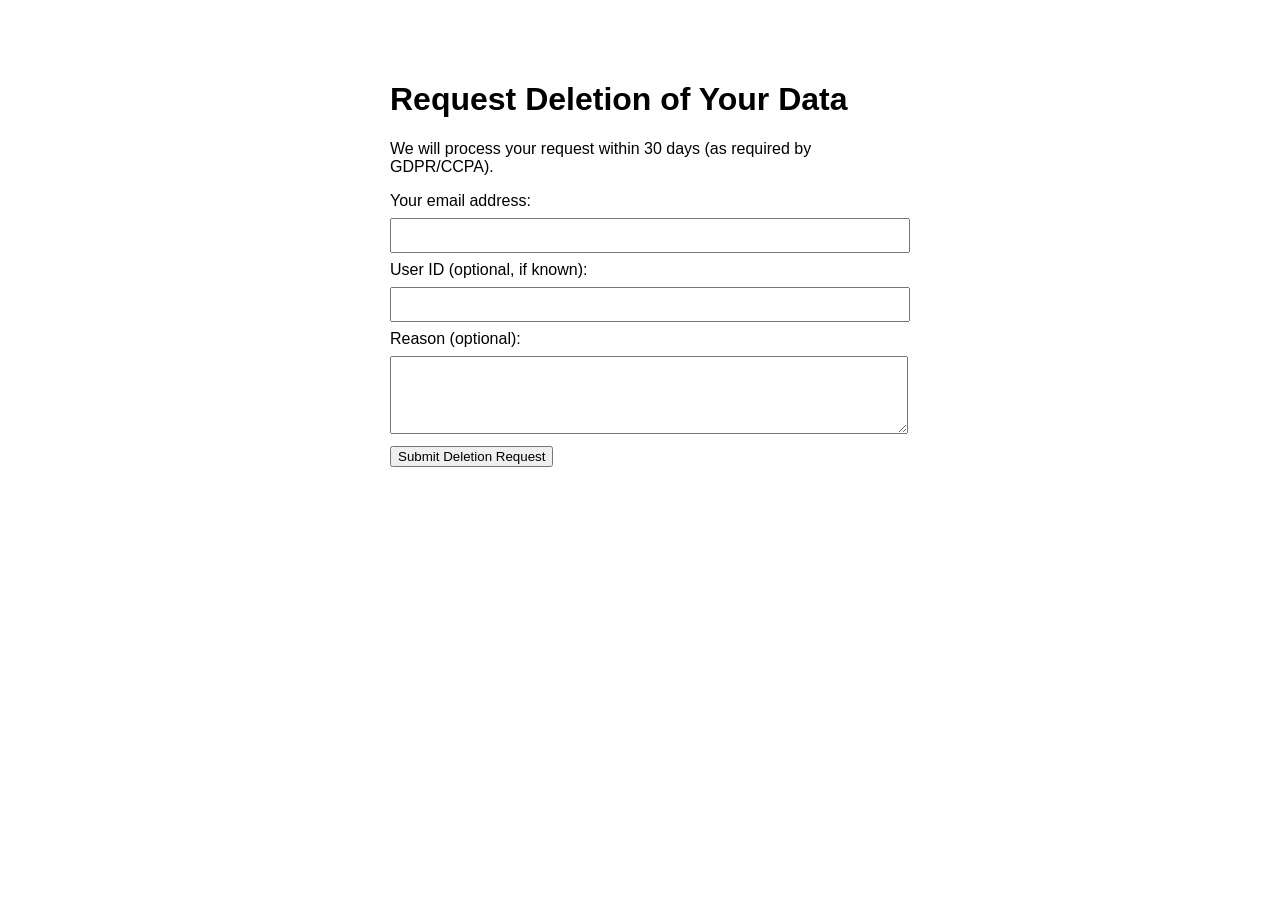
<file: deletedata.html>
<!DOCTYPE html>
<html lang="en">
<head>
  <meta charset="UTF-8" />
  <title>Data Deletion Request</title>
  <style>body{font-family:sans-serif;max-width:500px;margin:40px auto;padding:20px;}</style>
</head>
<body>
  <h1>Request Deletion of Your Data</h1>
  <p>We will process your request within 30 days (as required by GDPR/CCPA).</p>

  <form id="deletionForm">
    <label for="email">Your email address:</label><br>
    <input type="email" id="email" name="email" required style="width:100%;padding:8px;margin:8px 0;"><br>

    <label for="userId">User ID (optional, if known):</label><br>
    <input type="text" id="userId" name="userId" style="width:100%;padding:8px;margin:8px 0;"><br>

    <label for="reason">Reason (optional):</label><br>
    <textarea id="reason" name="reason" rows="4" style="width:100%;padding:8px;margin:8px 0;"></textarea><br>

    <button type="submit">Submit Deletion Request</button>
  </form>

  <div id="message"></div>

  <script>
    const form = document.getElementById("deletionForm");
    const message = document.getElementById("message");

    form.addEventListener("submit", async (e) => {
      e.preventDefault();
      message.textContent = "Sending...";

      const data = {
        email: document.getElementById("email").value.trim(),
        userId: document.getElementById("userId").value.trim() || null,
        reason: document.getElementById("reason").value.trim()
      };

      try {
        const response = await fetch(
          "https://YOUR-REGION-YOUR-PROJECT.cloudfunctions.net/submitDeletionRequest",
          {
            method: "POST",
            headers: { "Content-Type": "application/json" },
            body: JSON.stringify(data)
          }
        );

        const result = await response.json();
        if (response.ok) {
          message.style.color = "green";
          message.textContent = "Request submitted successfully! We'll process it soon.";
          form.reset();
        } else {
          message.style.color = "red";
          message.textContent = result.error || "Something went wrong. Please try again.";
        }
      } catch (err) {
        message.style.color = "red";
        message.textContent = "Network error. Please check your connection.";
      }
    });
  </script>
</body>
</html>
</file>
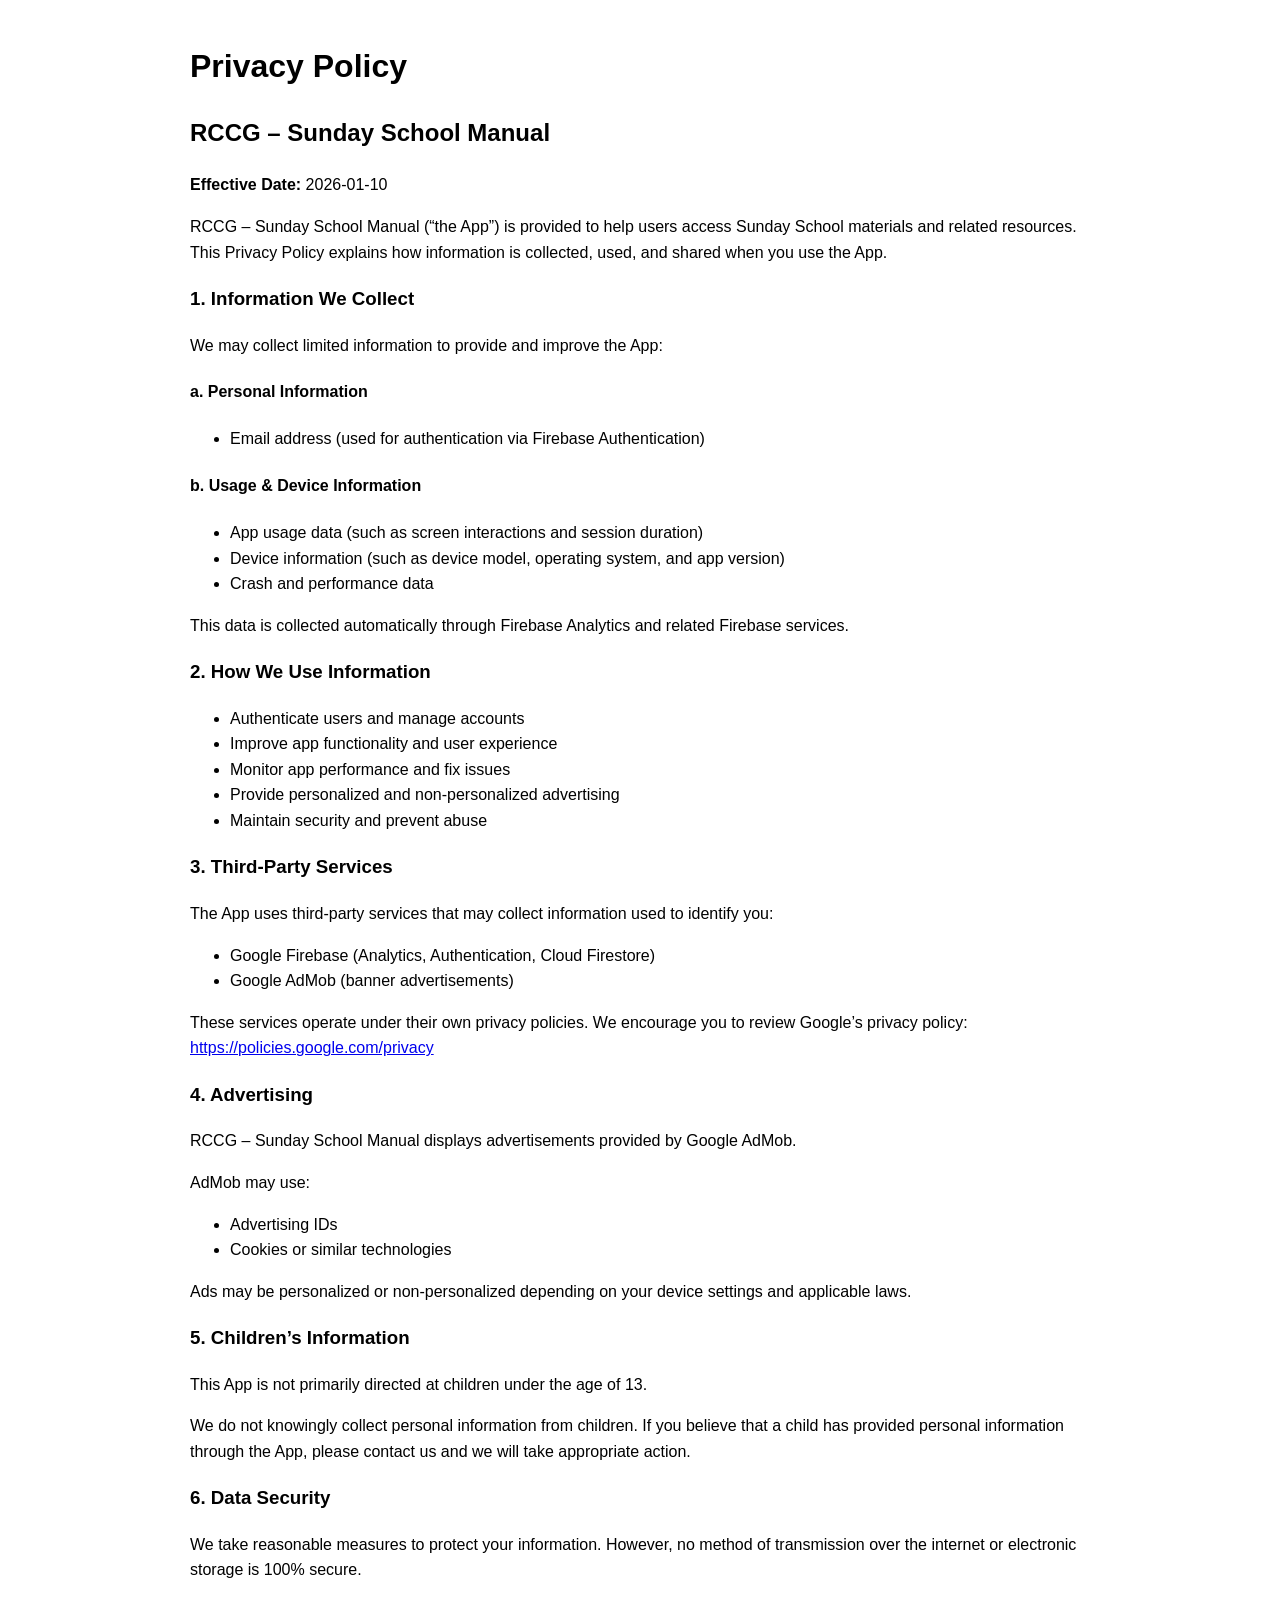
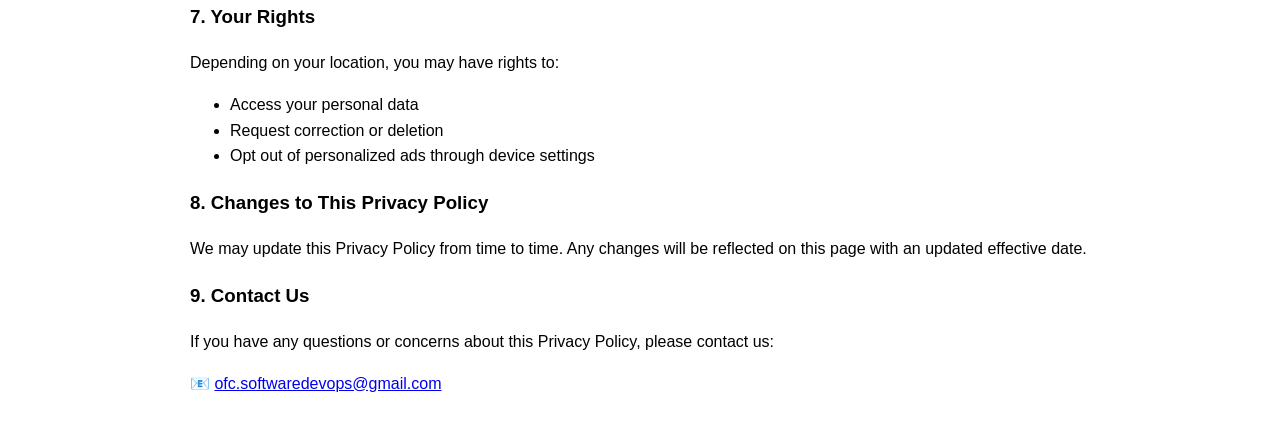
<file: privacy.html>
<!DOCTYPE html>
<html lang="en">
<head>
  <meta charset="UTF-8">
  <title>Privacy Policy - RCCG Sunday School Manual</title>
  <meta name="viewport" content="width=device-width, initial-scale=1.0">
</head>
<body style="font-family: Arial, sans-serif; max-width: 900px; margin: auto; padding: 20px; line-height: 1.6;">

<h1>Privacy Policy</h1>
<h2>RCCG – Sunday School Manual</h2>

<p><strong>Effective Date:</strong> 2026-01-10</p>

<p>
RCCG – Sunday School Manual (“the App”) is provided to help users access Sunday School materials and related resources.
This Privacy Policy explains how information is collected, used, and shared when you use the App.
</p>

<h3>1. Information We Collect</h3>

<p>We may collect limited information to provide and improve the App:</p>

<h4>a. Personal Information</h4>
<ul>
  <li>Email address (used for authentication via Firebase Authentication)</li>
</ul>

<h4>b. Usage & Device Information</h4>
<ul>
  <li>App usage data (such as screen interactions and session duration)</li>
  <li>Device information (such as device model, operating system, and app version)</li>
  <li>Crash and performance data</li>
</ul>

<p>
This data is collected automatically through Firebase Analytics and related Firebase services.
</p>

<h3>2. How We Use Information</h3>
<ul>
  <li>Authenticate users and manage accounts</li>
  <li>Improve app functionality and user experience</li>
  <li>Monitor app performance and fix issues</li>
  <li>Provide personalized and non-personalized advertising</li>
  <li>Maintain security and prevent abuse</li>
</ul>

<h3>3. Third-Party Services</h3>

<p>The App uses third-party services that may collect information used to identify you:</p>
<ul>
  <li>Google Firebase (Analytics, Authentication, Cloud Firestore)</li>
  <li>Google AdMob (banner advertisements)</li>
</ul>

<p>
These services operate under their own privacy policies.  
We encourage you to review Google’s privacy policy:
<br>
<a href="https://policies.google.com/privacy" target="_blank">https://policies.google.com/privacy</a>
</p>

<h3>4. Advertising</h3>

<p>
RCCG – Sunday School Manual displays advertisements provided by Google AdMob.
</p>

<p>AdMob may use:</p>
<ul>
  <li>Advertising IDs</li>
  <li>Cookies or similar technologies</li>
</ul>

<p>
Ads may be personalized or non-personalized depending on your device settings and applicable laws.
</p>

<h3>5. Children’s Information</h3>

<p>
This App is not primarily directed at children under the age of 13.
</p>

<p>
We do not knowingly collect personal information from children.
If you believe that a child has provided personal information through the App,
please contact us and we will take appropriate action.
</p>

<h3>6. Data Security</h3>

<p>
We take reasonable measures to protect your information.
However, no method of transmission over the internet or electronic storage is 100% secure.
</p>

<h3>7. Your Rights</h3>

<p>Depending on your location, you may have rights to:</p>
<ul>
  <li>Access your personal data</li>
  <li>Request correction or deletion</li>
  <li>Opt out of personalized ads through device settings</li>
</ul>

<h3>8. Changes to This Privacy Policy</h3>

<p>
We may update this Privacy Policy from time to time.
Any changes will be reflected on this page with an updated effective date.
</p>

<h3>9. Contact Us</h3>

<p>
If you have any questions or concerns about this Privacy Policy, please contact us:
</p>

<p>
📧 <a href="mailto:ofc.softwaredevops@gmail.com">ofc.softwaredevops@gmail.com</a>
</p>

</body>
</html>
</file>
